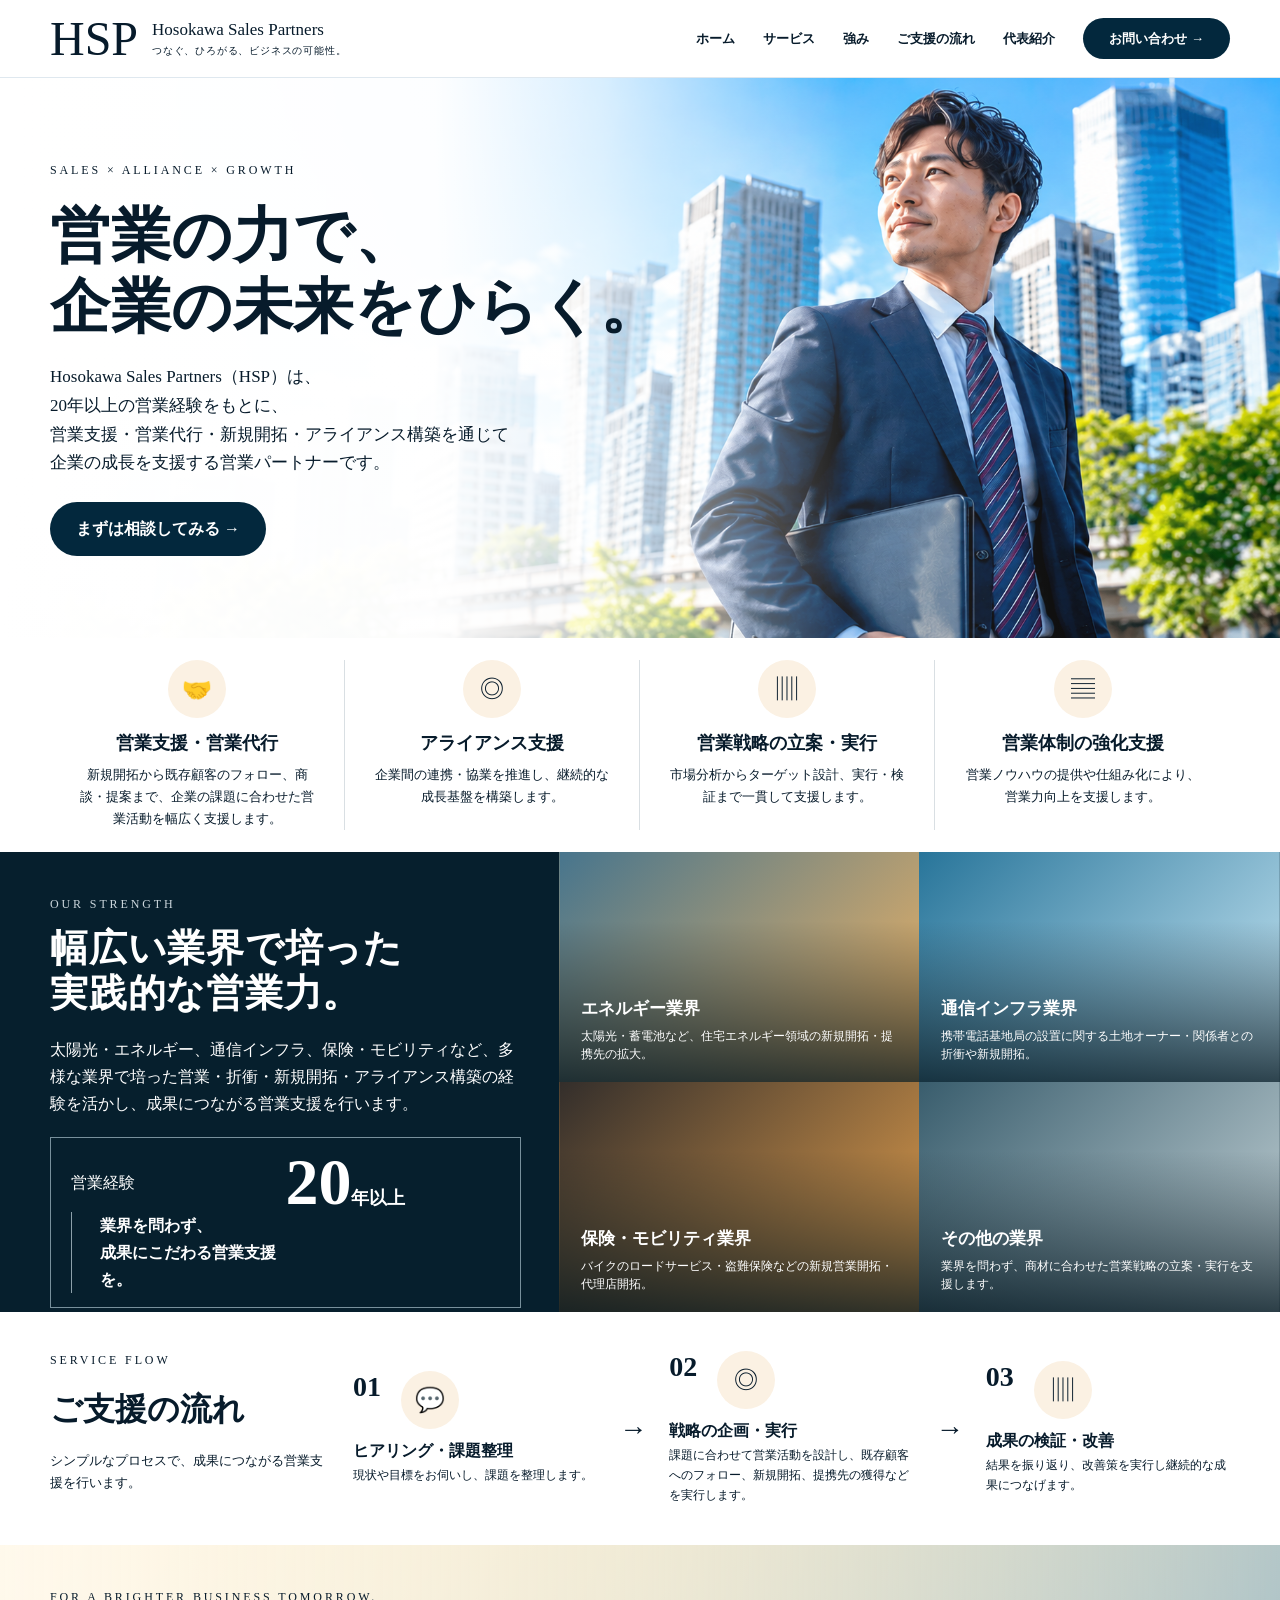
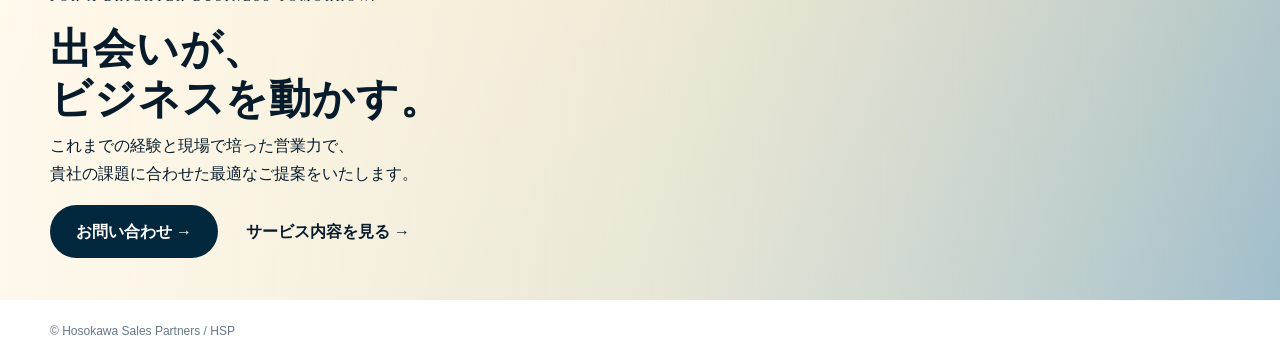
<file: index.html>
<!doctype html>
<html lang="ja">
<head>
<meta charset="utf-8"><meta name="viewport" content="width=device-width,initial-scale=1">
<title>HSP｜Hosokawa Sales Partners</title>
<meta name="description" content="営業支援・営業代行・新規開拓・アライアンス構築を支援するHosokawa Sales Partners（HSP）。">
<link rel="stylesheet" href="style-final.css?v=2">
</head>
<body>
<header class="header"><div class="wrap nav">
<a class="brand-link" href="#top"><strong class="hsp">HSP</strong><span class="brand-copy">Hosokawa Sales Partners<small>つなぐ、ひろがる、ビジネスの可能性。</small></span></a>
<button id="mobile-menu-button" class="menu-toggle" type="button" aria-label="メニュー">☰</button><nav class="nav-links"><a href="#top">ホーム</a><a href="#service">サービス</a><a href="#strength">強み</a><a href="#flow">ご支援の流れ</a><a href="profile.html">代表紹介</a><a class="nav-btn" href="#contact">お問い合わせ →</a></nav>
</div></header>
<main id="top">
<section class="hero"><div class="wrap hero-inner"><div class="hero-copy">
<p class="eyebrow">SALES × ALLIANCE × GROWTH</p><h1>
<h1>
  営業の力で、<br>
  企業の未来をひらく。
</h1>
<p class="lead">Hosokawa Sales Partners（HSP）は、<br>20年以上の営業経験をもとに、<br>営業支援・営業代行・新規開拓・アライアンス構築を通じて<br>企業の成長を支援する営業パートナーです。</p>
<a class="primary" href="#contact">まずは相談してみる →</a></div>
</div></section>

<section id="service" class="service-strip"><div class="wrap service-grid">
<article><span>🤝</span><h3>営業支援・営業代行</h3><p>新規開拓から既存顧客のフォロー、商談・提案まで、企業の課題に合わせた営業活動を幅広く支援します。</p></article>
<article><span>◎</span><h3>アライアンス支援</h3><p>企業間の連携・協業を推進し、継続的な成長基盤を構築します。</p></article>
<article><span>▥</span><h3>営業戦略の立案・実行</h3><p>市場分析からターゲット設計、実行・検証まで一貫して支援します。</p></article>
<article><span>▤</span><h3>営業体制の強化支援</h3><p>営業ノウハウの提供や仕組み化により、営業力向上を支援します。</p></article>
</div></section>

<section id="strength" class="strength"><div class="strength-intro"><p class="eyebrow light">OUR STRENGTH</p><h2>幅広い業界で培った<br>実践的な営業力。</h2><p>太陽光・エネルギー、通信インフラ、保険・モビリティなど、多様な業界で培った営業・折衝・新規開拓・アライアンス構築の経験を活かし、成果につながる営業支援を行います。</p><div class="experience"><span>営業経験</span><strong>20<small>年以上</small></strong><b>業界を問わず、<br>成果にこだわる営業支援を。</b></div></div>
<div class="industry solar"><div><h3>エネルギー業界</h3><p>太陽光・蓄電池など、住宅エネルギー領域の新規開拓・提携先の拡大。</p></div></div>
<div class="industry telecom"><div><h3>通信インフラ業界</h3><p>携帯電話基地局の設置に関する土地オーナー・関係者との折衝や新規開拓。</p></div></div>
<div class="industry bike"><div><h3>保険・モビリティ業界</h3><p>バイクのロードサービス・盗難保険などの新規営業開拓・代理店開拓。</p></div></div>
<div class="industry alliance"><div><h3>その他の業界</h3><p>業界を問わず、商材に合わせた営業戦略の立案・実行を支援します。</p></div></div>
</section>

<section id="flow" class="flow-section"><div class="wrap flow-wrap"><div><p class="eyebrow">SERVICE FLOW</p><h2>ご支援の流れ</h2><p>シンプルなプロセスで、成果につながる営業支援を行います。</p></div>
<div class="flow-item"><b>01</b><span>💬</span><h3>ヒアリング・課題整理</h3><p>現状や目標をお伺いし、課題を整理します。</p></div>
<div class="arrow">→</div><div class="flow-item"><b>02</b><span>◎</span><h3>戦略の企画・実行</h3><p>課題に合わせて営業活動を設計し、既存顧客へのフォロー、新規開拓、提携先の獲得などを実行します。</p></div>
<div class="arrow">→</div><div class="flow-item"><b>03</b><span>▥</span><h3>成果の検証・改善</h3><p>結果を振り返り、改善策を実行し継続的な成果につなげます。</p></div></div></section>

<section id="contact" class="closing"><div class="wrap closing-copy"><p class="eyebrow">FOR A BRIGHTER BUSINESS TOMORROW.</p><h2>出会いが、<br>ビジネスを動かす。</h2><p>これまでの経験と現場で培った営業力で、<br>貴社の課題に合わせた最適なご提案をいたします。</p><div class="actions"><a class="primary" href="mailto:">お問い合わせ →</a><a class="text-link" href="#service">サービス内容を見る →</a></div></div></section>
</main>
<footer><div class="wrap">© Hosokawa Sales Partners / HSP</div></footer>
<script>
document.addEventListener('DOMContentLoaded', function () {
  const button = document.getElementById('mobile-menu-button');
  const menu = document.querySelector('.nav-links');

  function setMenu() {
    if (window.innerWidth <= 900) {
      button.style.display = 'block';
      menu.classList.remove('open');
      button.textContent = '☰';
    } else {
      button.style.display = 'none';
      menu.classList.remove('open');
    }
  }

  button.addEventListener('click', function () {
    menu.classList.toggle('open');
    button.textContent = menu.classList.contains('open') ? '✕' : '☰';
  });

  setMenu();
  window.addEventListener('resize', setMenu);
});
</script>
</body></html>
</file>
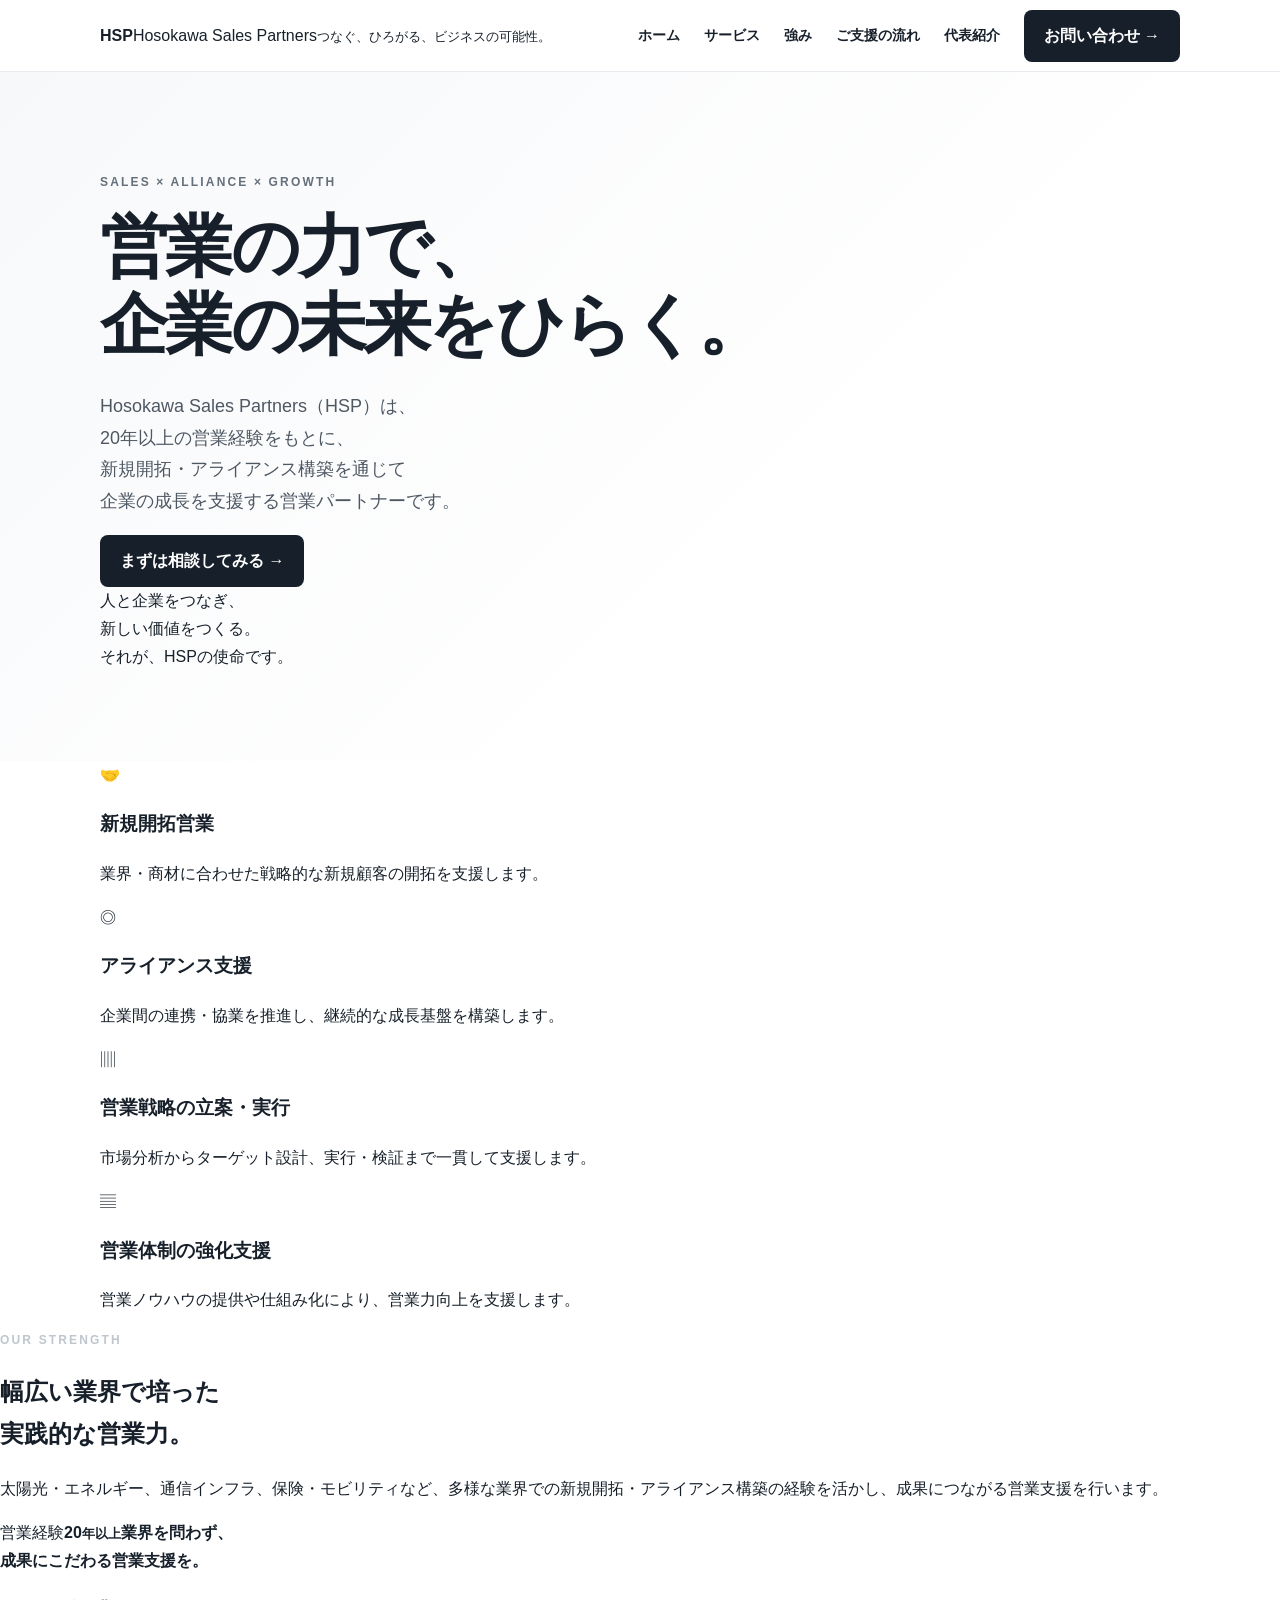
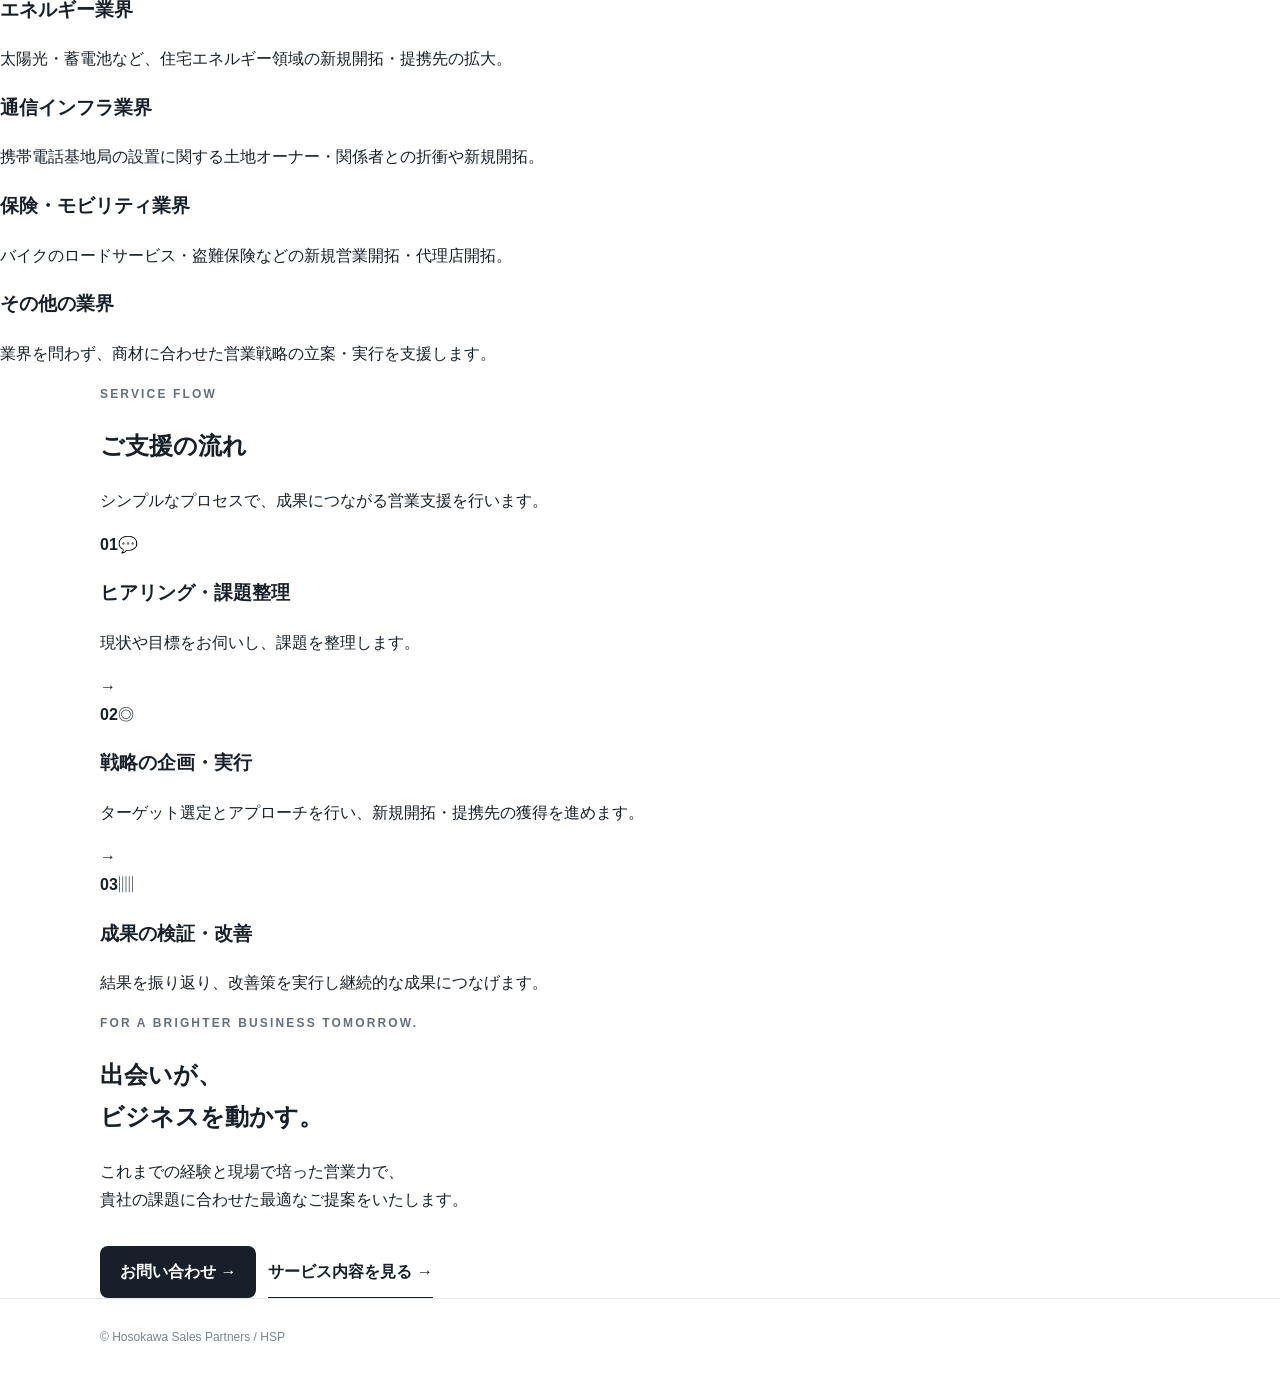
<file: index (2).html>
<!doctype html>
<html lang="ja">
<head>
<meta charset="utf-8"><meta name="viewport" content="width=device-width,initial-scale=1">
<title>HSP｜Hosokawa Sales Partners</title>
<meta name="description" content="新規開拓・アライアンス構築・営業戦略を支援するHosokawa Sales Partners（HSP）。">
<link rel="stylesheet" href="style.css">
</head>
<body>
<header class="header"><div class="wrap nav">
<a class="brand-link" href="#top"><strong class="hsp">HSP</strong><span class="brand-copy">Hosokawa Sales Partners<small>つなぐ、ひろがる、ビジネスの可能性。</small></span></a>
<nav class="nav-links"><a href="#top">ホーム</a><a href="#service">サービス</a><a href="#strength">強み</a><a href="#flow">ご支援の流れ</a><a href="profile.html">代表紹介</a><a class="nav-btn" href="#contact">お問い合わせ →</a></nav>
</div></header>
<main id="top">
<section class="hero"><div class="wrap hero-inner"><div class="hero-copy">
<p class="eyebrow">SALES × ALLIANCE × GROWTH</p><h1>営業の力で、<br>企業の未来をひらく。</h1>
<p class="lead">Hosokawa Sales Partners（HSP）は、<br>20年以上の営業経験をもとに、<br>新規開拓・アライアンス構築を通じて<br>企業の成長を支援する営業パートナーです。</p>
<a class="primary" href="#contact">まずは相談してみる →</a></div>
<div class="mission">人と企業をつなぎ、<br>新しい価値をつくる。<br>それが、HSPの使命です。</div></div></section>

<section id="service" class="service-strip"><div class="wrap service-grid">
<article><span>🤝</span><h3>新規開拓営業</h3><p>業界・商材に合わせた戦略的な新規顧客の開拓を支援します。</p></article>
<article><span>◎</span><h3>アライアンス支援</h3><p>企業間の連携・協業を推進し、継続的な成長基盤を構築します。</p></article>
<article><span>▥</span><h3>営業戦略の立案・実行</h3><p>市場分析からターゲット設計、実行・検証まで一貫して支援します。</p></article>
<article><span>▤</span><h3>営業体制の強化支援</h3><p>営業ノウハウの提供や仕組み化により、営業力向上を支援します。</p></article>
</div></section>

<section id="strength" class="strength"><div class="strength-intro"><p class="eyebrow light">OUR STRENGTH</p><h2>幅広い業界で培った<br>実践的な営業力。</h2><p>太陽光・エネルギー、通信インフラ、保険・モビリティなど、多様な業界での新規開拓・アライアンス構築の経験を活かし、成果につながる営業支援を行います。</p><div class="experience"><span>営業経験</span><strong>20<small>年以上</small></strong><b>業界を問わず、<br>成果にこだわる営業支援を。</b></div></div>
<div class="industry solar"><div><h3>エネルギー業界</h3><p>太陽光・蓄電池など、住宅エネルギー領域の新規開拓・提携先の拡大。</p></div></div>
<div class="industry telecom"><div><h3>通信インフラ業界</h3><p>携帯電話基地局の設置に関する土地オーナー・関係者との折衝や新規開拓。</p></div></div>
<div class="industry bike"><div><h3>保険・モビリティ業界</h3><p>バイクのロードサービス・盗難保険などの新規営業開拓・代理店開拓。</p></div></div>
<div class="industry alliance"><div><h3>その他の業界</h3><p>業界を問わず、商材に合わせた営業戦略の立案・実行を支援します。</p></div></div>
</section>

<section id="flow" class="flow-section"><div class="wrap flow-wrap"><div><p class="eyebrow">SERVICE FLOW</p><h2>ご支援の流れ</h2><p>シンプルなプロセスで、成果につながる営業支援を行います。</p></div>
<div class="flow-item"><b>01</b><span>💬</span><h3>ヒアリング・課題整理</h3><p>現状や目標をお伺いし、課題を整理します。</p></div>
<div class="arrow">→</div><div class="flow-item"><b>02</b><span>◎</span><h3>戦略の企画・実行</h3><p>ターゲット選定とアプローチを行い、新規開拓・提携先の獲得を進めます。</p></div>
<div class="arrow">→</div><div class="flow-item"><b>03</b><span>▥</span><h3>成果の検証・改善</h3><p>結果を振り返り、改善策を実行し継続的な成果につなげます。</p></div></div></section>

<section id="contact" class="closing"><div class="wrap closing-copy"><p class="eyebrow">FOR A BRIGHTER BUSINESS TOMORROW.</p><h2>出会いが、<br>ビジネスを動かす。</h2><p>これまでの経験と現場で培った営業力で、<br>貴社の課題に合わせた最適なご提案をいたします。</p><div class="actions"><a class="primary" href="mailto:">お問い合わせ →</a><a class="text-link" href="#service">サービス内容を見る →</a></div></div></section>
</main>
<footer><div class="wrap">© Hosokawa Sales Partners / HSP</div></footer>
</body></html>
</file>
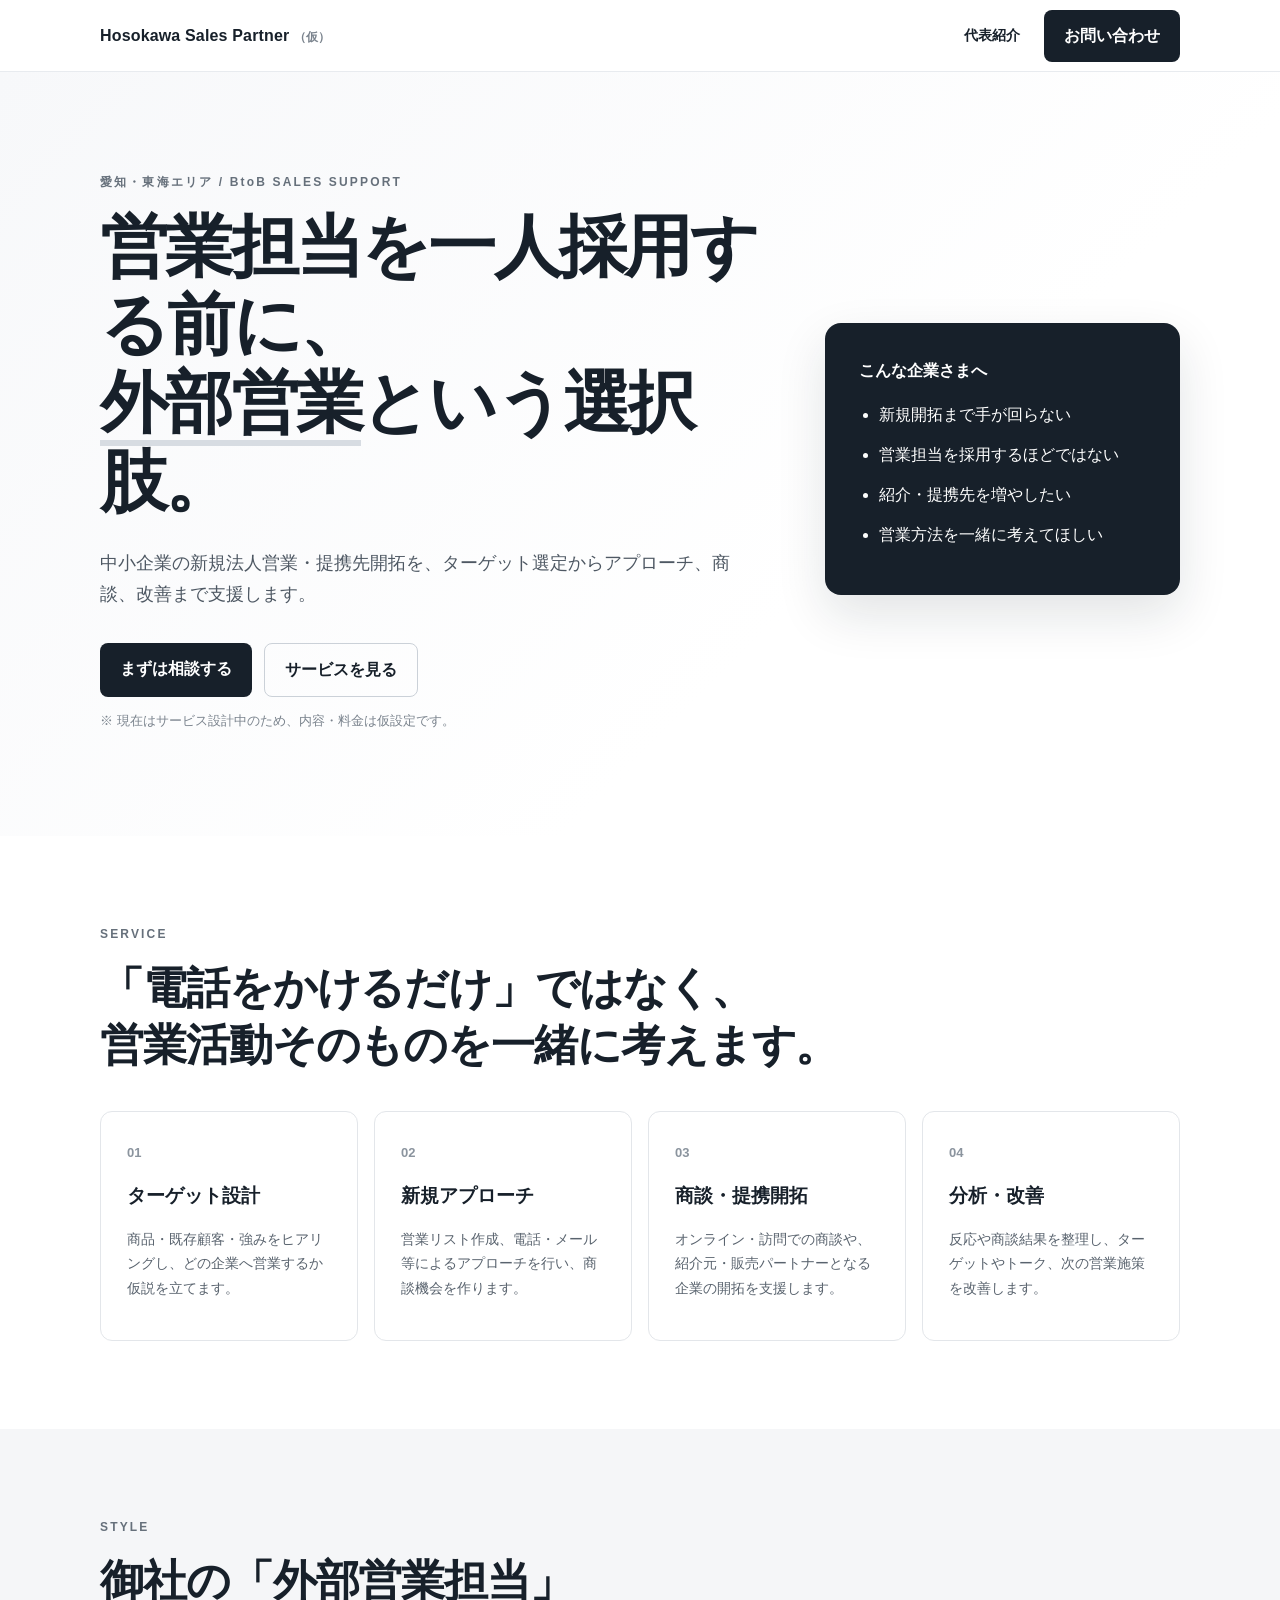
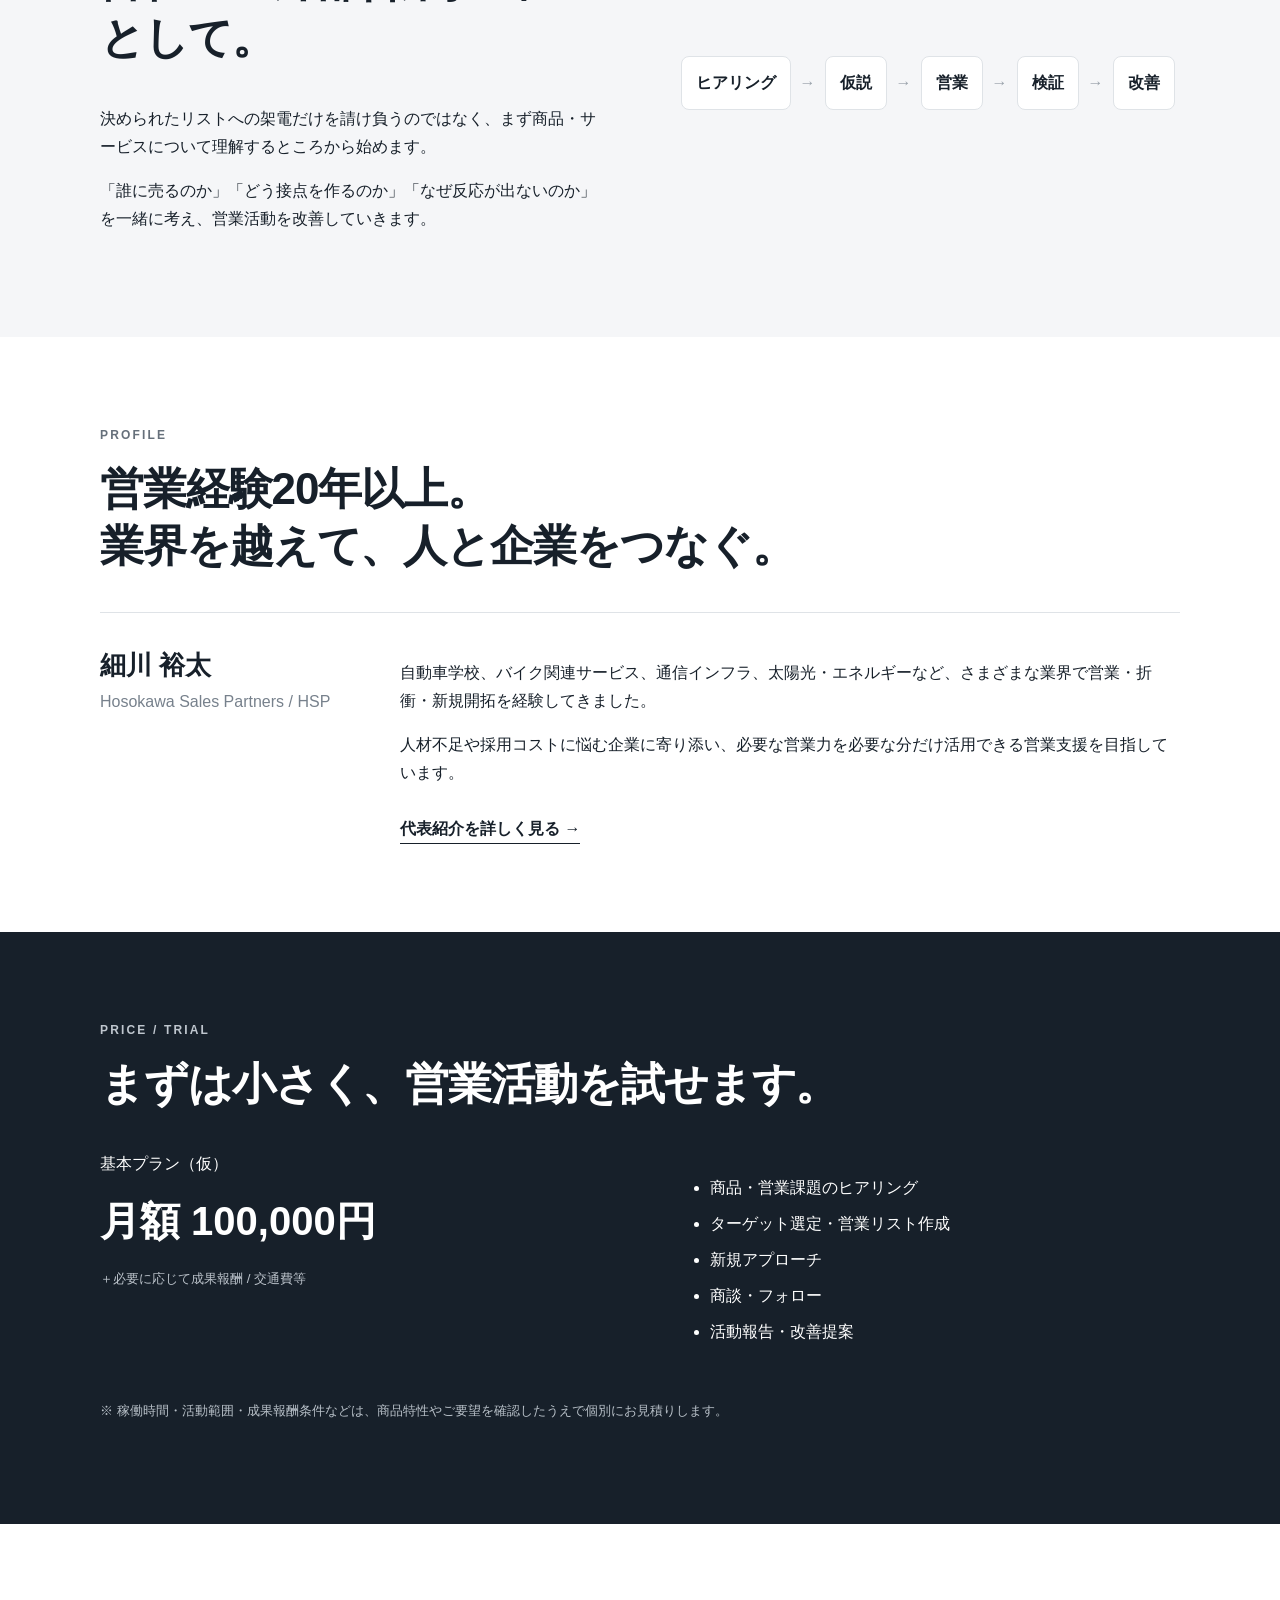
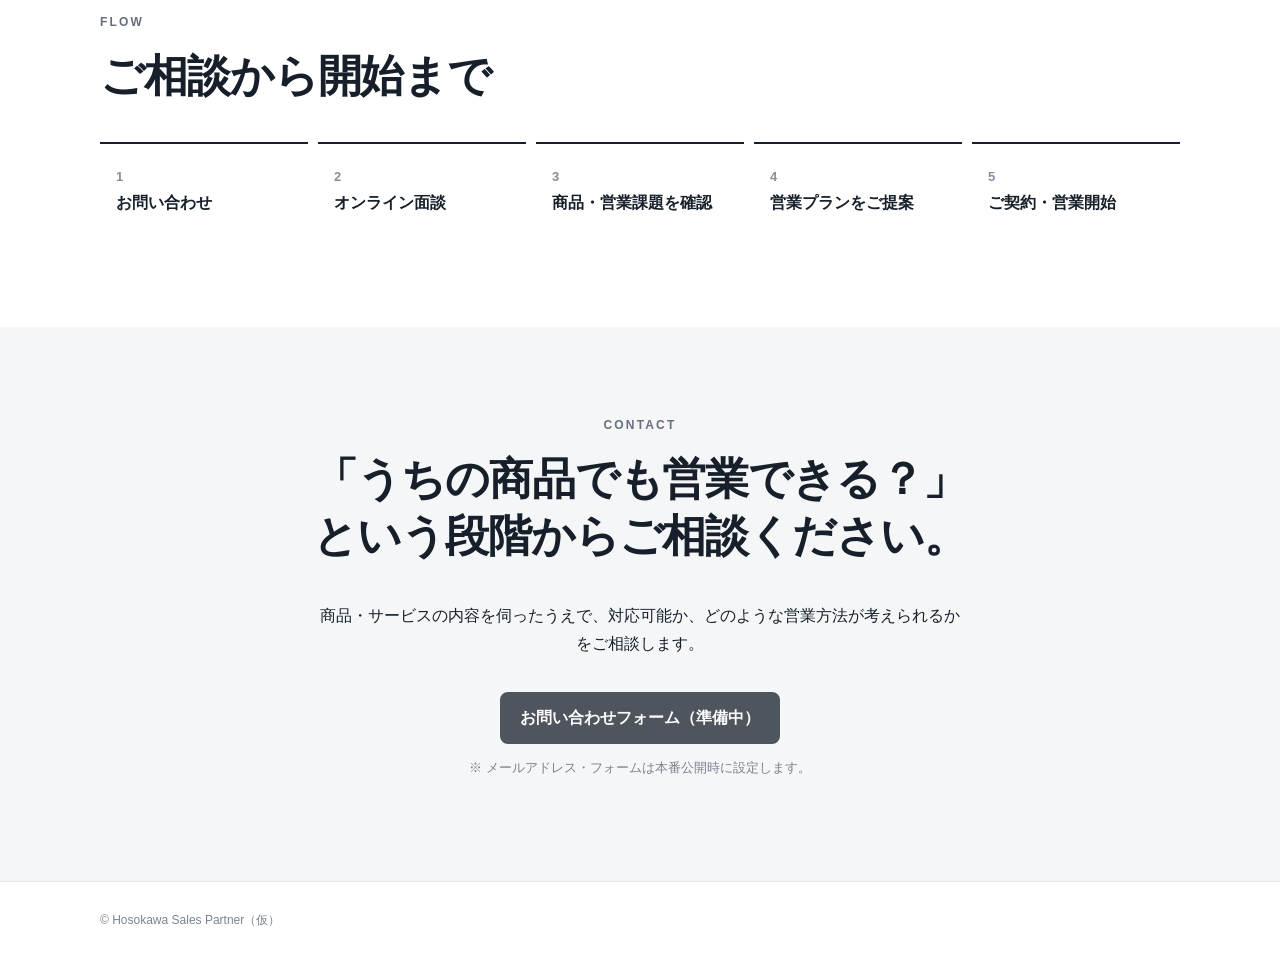
<file: index-old.html>
<!doctype html>
<html lang="ja">
<head>
  <meta charset="utf-8">
  <meta name="viewport" content="width=device-width, initial-scale=1">
  <title>Hosokawa Sales Partner｜法人営業・新規開拓支援</title>
  <meta name="description" content="愛知・東海エリアの中小企業向けに、新規法人営業・提携先開拓を支援します。">
  <link rel="stylesheet" href="style.css">
</head>
<body>
<header class="header">
  <div class="wrap nav">
    <div class="brand">Hosokawa Sales Partner <span>（仮）</span></div>
    <div class="nav-links"><a href="profile.html">代表紹介</a><a class="nav-btn" href="#contact">お問い合わせ</a></div>
  </div>
</header>

<main>
<section class="hero">
  <div class="wrap hero-grid">
    <div>
      <p class="eyebrow">愛知・東海エリア / BtoB SALES SUPPORT</p>
      <h1>営業担当を一人採用する前に、<br><em>外部営業</em>という選択肢。</h1>
      <p class="lead">中小企業の新規法人営業・提携先開拓を、ターゲット選定からアプローチ、商談、改善まで支援します。</p>
      <div class="actions">
        <a class="primary" href="#contact">まずは相談する</a>
        <a class="secondary" href="#service">サービスを見る</a>
      </div>
      <p class="note">※ 現在はサービス設計中のため、内容・料金は仮設定です。</p>
    </div>
    <div class="hero-card">
      <p>こんな企業さまへ</p>
      <ul>
        <li>新規開拓まで手が回らない</li>
        <li>営業担当を採用するほどではない</li>
        <li>紹介・提携先を増やしたい</li>
        <li>営業方法を一緒に考えてほしい</li>
      </ul>
    </div>
  </div>
</section>

<section id="service" class="section">
  <div class="wrap">
    <p class="eyebrow">SERVICE</p>
    <h2>「電話をかけるだけ」ではなく、<br>営業活動そのものを一緒に考えます。</h2>
    <div class="cards">
      <article><b>01</b><h3>ターゲット設計</h3><p>商品・既存顧客・強みをヒアリングし、どの企業へ営業するか仮説を立てます。</p></article>
      <article><b>02</b><h3>新規アプローチ</h3><p>営業リスト作成、電話・メール等によるアプローチを行い、商談機会を作ります。</p></article>
      <article><b>03</b><h3>商談・提携開拓</h3><p>オンライン・訪問での商談や、紹介元・販売パートナーとなる企業の開拓を支援します。</p></article>
      <article><b>04</b><h3>分析・改善</h3><p>反応や商談結果を整理し、ターゲットやトーク、次の営業施策を改善します。</p></article>
    </div>
  </div>
</section>

<section class="section soft">
  <div class="wrap split">
    <div>
      <p class="eyebrow">STYLE</p>
      <h2>御社の「外部営業担当」として。</h2>
      <p>決められたリストへの架電だけを請け負うのではなく、まず商品・サービスについて理解するところから始めます。</p>
      <p>「誰に売るのか」「どう接点を作るのか」「なぜ反応が出ないのか」を一緒に考え、営業活動を改善していきます。</p>
    </div>
    <div class="steps">
      <span>ヒアリング</span><i>→</i><span>仮説</span><i>→</i><span>営業</span><i>→</i><span>検証</span><i>→</i><span>改善</span>
    </div>
  </div>
</section>

<section class="section">
  <div class="wrap">
    <p class="eyebrow">PROFILE</p>
    <h2>営業経験20年以上。<br>業界を越えて、人と企業をつなぐ。</h2>
    <div class="profile profile-preview">
      <div class="profile-name"><strong>細川 裕太</strong><span>Hosokawa Sales Partners / HSP</span></div>
      <div>
        <p>自動車学校、バイク関連サービス、通信インフラ、太陽光・エネルギーなど、さまざまな業界で営業・折衝・新規開拓を経験してきました。</p>
        <p>人材不足や採用コストに悩む企業に寄り添い、必要な営業力を必要な分だけ活用できる営業支援を目指しています。</p>
        <a class="text-link" href="profile.html">代表紹介を詳しく見る →</a>
      </div>
    </div>
  </div>
</section>

<section class="section dark">
  <div class="wrap">
    <p class="eyebrow light">PRICE / TRIAL</p>
    <h2>まずは小さく、営業活動を試せます。</h2>
    <div class="price">
      <div><span>基本プラン（仮）</span><strong>月額 100,000円</strong><small>＋必要に応じて成果報酬 / 交通費等</small></div>
      <ul>
        <li>商品・営業課題のヒアリング</li>
        <li>ターゲット選定・営業リスト作成</li>
        <li>新規アプローチ</li>
        <li>商談・フォロー</li>
        <li>活動報告・改善提案</li>
      </ul>
    </div>
    <p class="price-note">※ 稼働時間・活動範囲・成果報酬条件などは、商品特性やご要望を確認したうえで個別にお見積りします。</p>
  </div>
</section>

<section class="section">
  <div class="wrap">
    <p class="eyebrow">FLOW</p>
    <h2>ご相談から開始まで</h2>
    <div class="flow">
      <div><b>1</b><span>お問い合わせ</span></div>
      <div><b>2</b><span>オンライン面談</span></div>
      <div><b>3</b><span>商品・営業課題を確認</span></div>
      <div><b>4</b><span>営業プランをご提案</span></div>
      <div><b>5</b><span>ご契約・営業開始</span></div>
    </div>
  </div>
</section>

<section id="contact" class="section contact">
  <div class="wrap contact-box">
    <p class="eyebrow">CONTACT</p>
    <h2>「うちの商品でも営業できる？」<br>という段階からご相談ください。</h2>
    <p>商品・サービスの内容を伺ったうえで、対応可能か、どのような営業方法が考えられるかをご相談します。</p>
    <a class="primary disabled" href="javascript:void(0)">お問い合わせフォーム（準備中）</a>
    <p class="muted">※ メールアドレス・フォームは本番公開時に設定します。</p>
  </div>
</section>
</main>

<footer>
  <div class="wrap">© Hosokawa Sales Partner（仮）</div>
</footer>
</body>
</html>
</file>
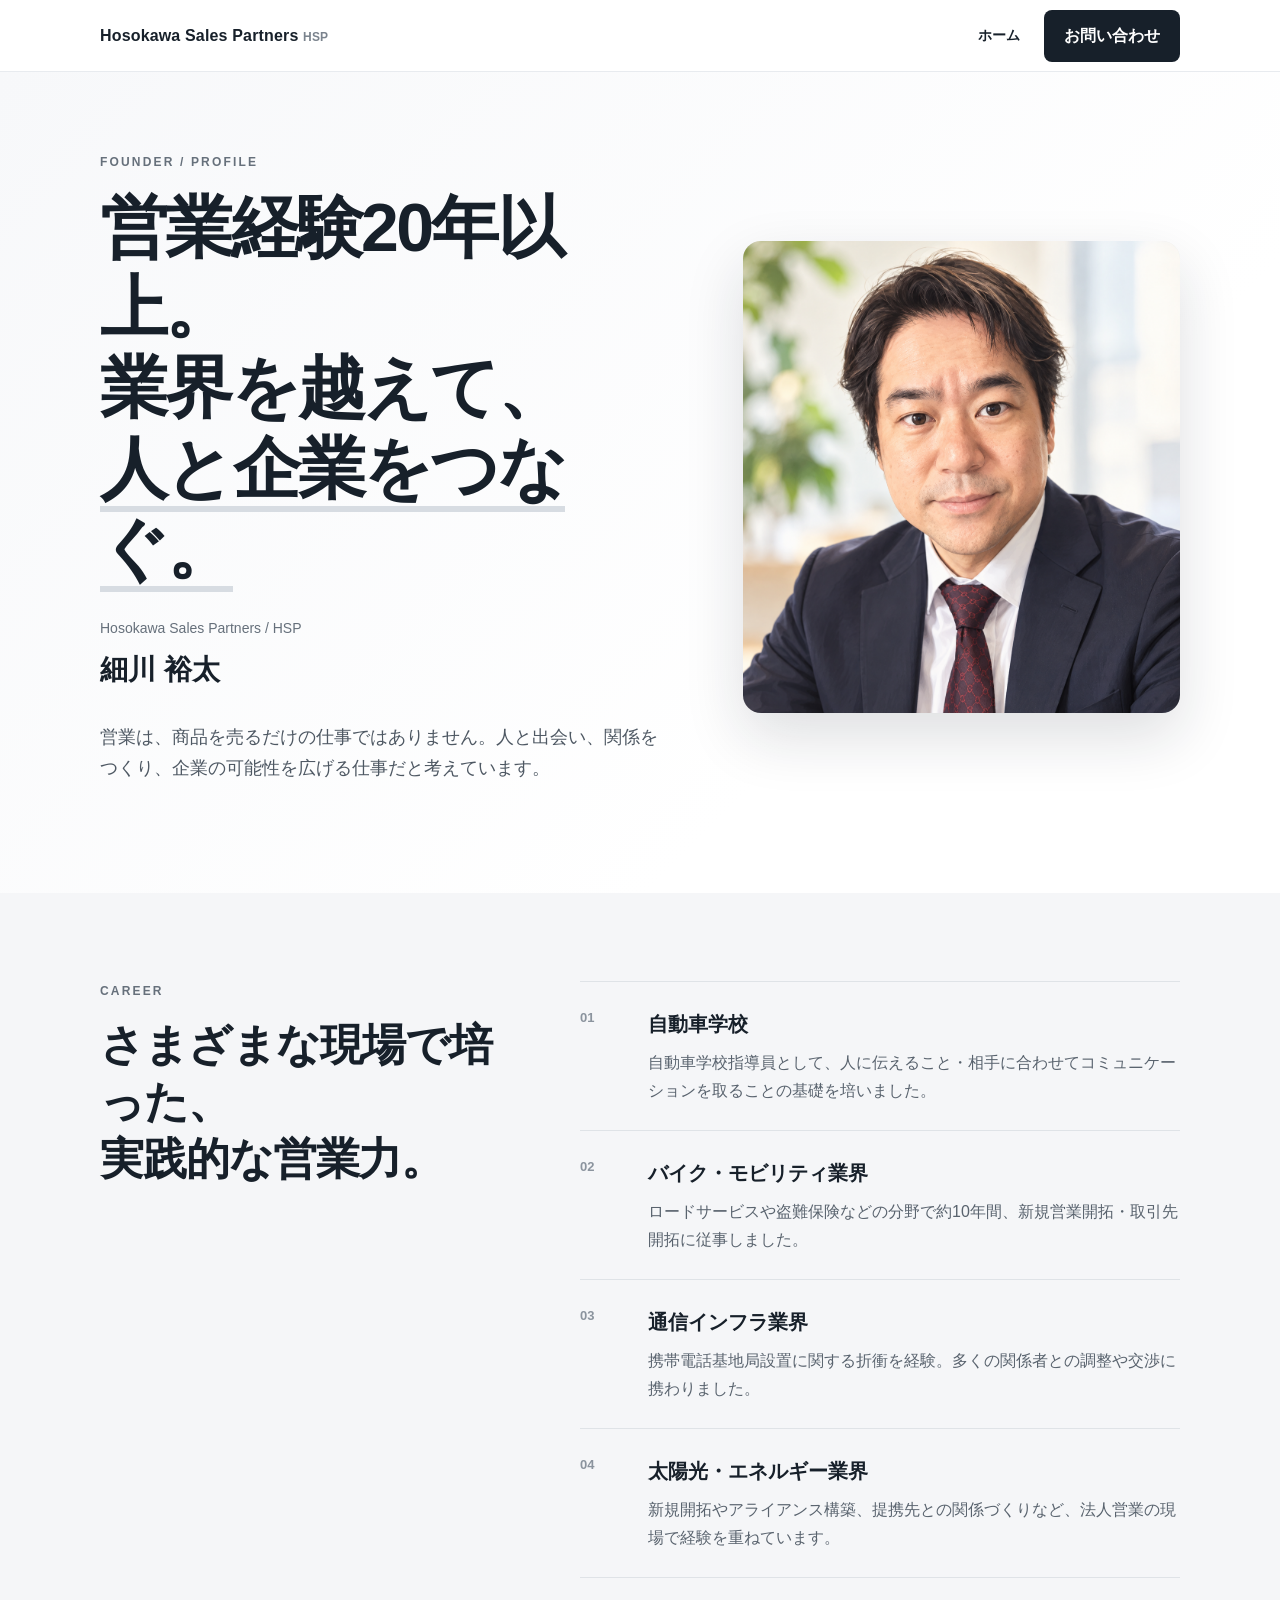
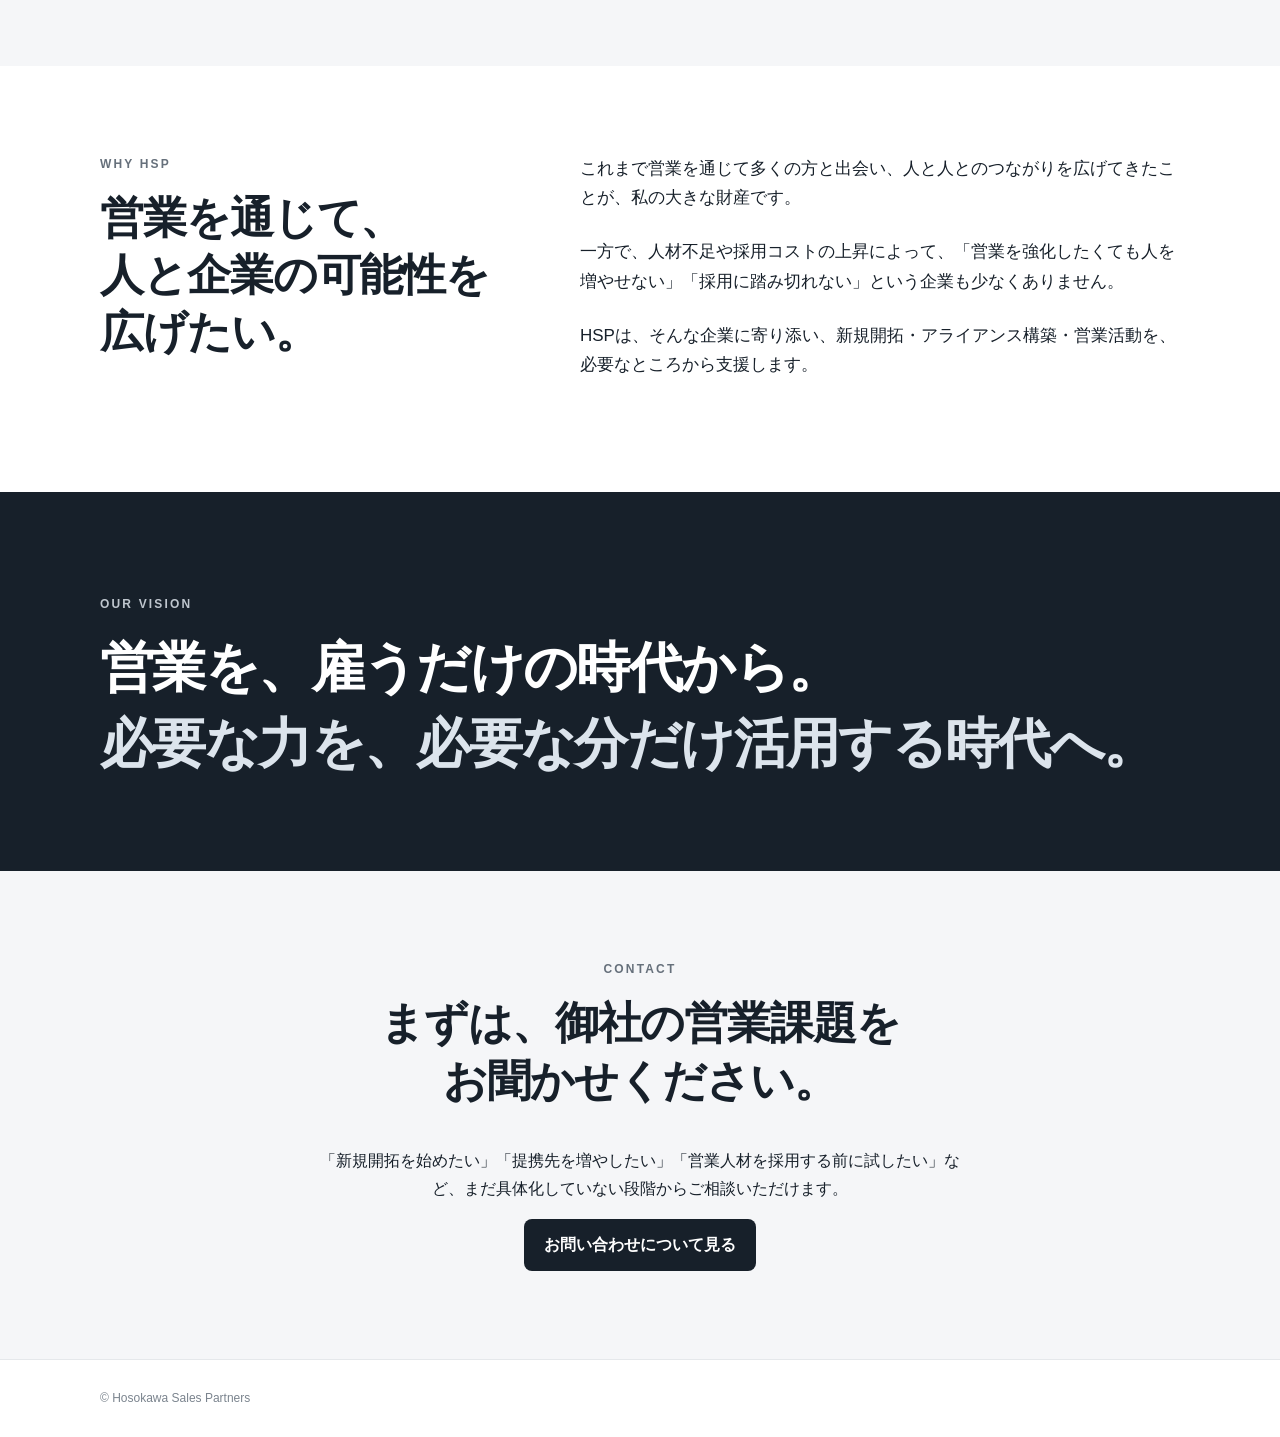
<file: profile.html>
<!doctype html>
<html lang="ja">
<head>
  <meta charset="utf-8">
  <meta name="viewport" content="width=device-width, initial-scale=1">
  <title>代表紹介｜Hosokawa Sales Partners</title>
  <meta name="description" content="Hosokawa Sales Partners（HSP）代表・細川裕太のプロフィールと営業支援への想いをご紹介します。">
  <link rel="stylesheet" href="style.css">
</head>
<body>
<header class="header">
  <div class="wrap nav">
    <a class="brand brand-link" href="index.html">Hosokawa Sales Partners <span>HSP</span></a>
    <div class="nav-links"><a href="index.html">ホーム</a><a class="nav-btn" href="index.html#contact">お問い合わせ</a></div>
  </div>
</header>
<main>
<section class="profile-hero section">
  <div class="wrap profile-hero-grid">
    <div>
      <p class="eyebrow">FOUNDER / PROFILE</p>
      <h1>営業経験20年以上。<br>業界を越えて、<br><em>人と企業をつなぐ。</em></h1>
      <p class="profile-role">Hosokawa Sales Partners / HSP<br><strong>細川 裕太</strong></p>
      <p class="lead">営業は、商品を売るだけの仕事ではありません。人と出会い、関係をつくり、企業の可能性を広げる仕事だと考えています。</p>
    </div>
    <figure class="portrait"><img src="profile-hosokawa.png" alt="Hosokawa Sales Partners 代表 細川裕太 イラスト"></figure>
  </div>
</section>
<section class="section soft">
 <div class="wrap story-grid">
  <div><p class="eyebrow">CAREER</p><h2>さまざまな現場で培った、<br>実践的な営業力。</h2></div>
  <div class="career-list">
   <article><span>01</span><div><h3>自動車学校</h3><p>自動車学校指導員として、人に伝えること・相手に合わせてコミュニケーションを取ることの基礎を培いました。</p></div></article>
   <article><span>02</span><div><h3>バイク・モビリティ業界</h3><p>ロードサービスや盗難保険などの分野で約10年間、新規営業開拓・取引先開拓に従事しました。</p></div></article>
   <article><span>03</span><div><h3>通信インフラ業界</h3><p>携帯電話基地局設置に関する折衝を経験。多くの関係者との調整や交渉に携わりました。</p></div></article>
   <article><span>04</span><div><h3>太陽光・エネルギー業界</h3><p>新規開拓やアライアンス構築、提携先との関係づくりなど、法人営業の現場で経験を重ねています。</p></div></article>
  </div>
 </div>
</section>
<section class="section">
 <div class="wrap message-grid">
  <div><p class="eyebrow">WHY HSP</p><h2>営業を通じて、<br>人と企業の可能性を広げたい。</h2></div>
  <div class="message-copy">
   <p>これまで営業を通じて多くの方と出会い、人と人とのつながりを広げてきたことが、私の大きな財産です。</p>
   <p>一方で、人材不足や採用コストの上昇によって、「営業を強化したくても人を増やせない」「採用に踏み切れない」という企業も少なくありません。</p>
   <p>HSPは、そんな企業に寄り添い、新規開拓・アライアンス構築・営業活動を、必要なところから支援します。</p>
  </div>
 </div>
</section>
<section class="statement"><div class="wrap"><p>OUR VISION</p><h2>営業を、雇うだけの時代から。<br><em>必要な力を、必要な分だけ活用する時代へ。</em></h2></div></section>
<section class="section contact"><div class="wrap contact-box"><p class="eyebrow">CONTACT</p><h2>まずは、御社の営業課題を<br>お聞かせください。</h2><p>「新規開拓を始めたい」「提携先を増やしたい」「営業人材を採用する前に試したい」など、まだ具体化していない段階からご相談いただけます。</p><a class="primary" href="index.html#contact">お問い合わせについて見る</a></div></section>
</main>
<footer><div class="wrap">© Hosokawa Sales Partners</div></footer>
</body></html>
</file>
<file: style-final.css>
*{box-sizing:border-box}html{scroll-behavior:smooth}body{margin:0;color:#071b2b;background:#fff;font-family:"Yu Mincho","Hiragino Mincho ProN","Noto Serif JP",serif;line-height:1.7}.wrap{width:min(1180px,calc(100% - 48px));margin:auto}.header{height:78px;background:rgba(255,255,255,.96);position:sticky;top:0;z-index:20;border-bottom:1px solid #dfe8ef}.nav{height:100%;display:flex;align-items:center;justify-content:space-between}.brand-link{display:flex;align-items:center;text-decoration:none;color:#071b2b}.hsp{font-size:48px;line-height:1;margin-right:14px;font-weight:500}.brand-copy{font-size:17px;line-height:1.15}.brand-copy small{display:block;font-size:10px;margin-top:5px;letter-spacing:.08em}.nav-links{display:flex;gap:28px;align-items:center}.nav-links a{color:#071b2b;text-decoration:none;font:700 13px/1.2 -apple-system,BlinkMacSystemFont,"Noto Sans JP",sans-serif}.nav-btn,.primary{background:#03283d!important;color:#fff!important;padding:13px 26px;border-radius:30px;text-decoration:none;font-weight:700;display:inline-block}.hero{min-height:500px;display:flex;align-items:center;background:linear-gradient(90deg,rgba(255,255,255,.98) 0%,rgba(255,255,255,.8) 46%,rgba(225,242,252,.28) 100%),url('hero-business.png') center/cover no-repeat}.hero-inner{position:relative;padding:58px 0}.hero-copy{max-width:620px}.eyebrow{font-size:12px;letter-spacing:.24em;margin:0 0 12px}.hero h1,.strength h2,.closing h2{font-size:clamp(44px,5.4vw,70px);line-height:1.18;margin:0 0 20px;letter-spacing:.02em}.lead{font-size:17px;margin:0 0 24px}.mission{position:absolute;right:0;bottom:30px;background:rgba(255,255,255,.9);padding:20px 28px;font-size:19px;box-shadow:0 8px 25px rgba(0,0,0,.06)}.service-strip{padding:22px 0;background:#fff}.service-grid{display:grid;grid-template-columns:repeat(4,1fr)}.service-grid article{text-align:center;padding:0 28px;border-right:1px solid #d9dfe3}.service-grid article:last-child{border:0}.service-grid span,.flow-item span{display:inline-grid;place-items:center;width:58px;height:58px;border-radius:50%;background:#fbf1e3;font:24px sans-serif}.service-grid h3{margin:10px 0 5px;font-size:18px}.service-grid p{font:13px/1.7 -apple-system,BlinkMacSystemFont,"Noto Sans JP",sans-serif;margin:0}.strength{display:grid;grid-template-columns:1.55fr 1fr 1fr;grid-template-rows:230px 230px;background:#061f2d;color:#fff}.strength-intro{grid-row:1/3;padding:42px max(42px,calc((100vw - 1180px)/2)) 30px max(42px,calc((100vw - 1180px)/2));padding-right:38px}.strength h2{font-size:38px}.strength-intro>p{max-width:480px}.light{color:#cbd6dc}.experience{margin-top:20px;border:1px solid #78909c;padding:14px 20px;display:grid;grid-template-columns:1fr 1fr;align-items:center}.experience span{grid-column:1}.experience strong{font-size:66px;line-height:.9}.experience strong small{font-size:18px}.experience b{border-left:1px solid #8ca0aa;padding-left:28px;font-size:16px}.industry{position:relative;background-size:cover;background-position:center;display:flex;align-items:end;min-height:230px}.industry:after{content:"";position:absolute;inset:0;background:linear-gradient(transparent 30%,rgba(0,20,30,.78))}.industry div{position:relative;z-index:2;padding:18px 22px}.industry h3{margin:0;font-size:17px}.industry p{font:12px/1.55 -apple-system,BlinkMacSystemFont,"Noto Sans JP",sans-serif;margin:3px 0 0}.solar{background-image:linear-gradient(135deg,#47758d,#f3b563)}.telecom{background-image:linear-gradient(135deg,#28759a,#cbe9f6)}.bike{background-image:linear-gradient(135deg,#332e2b,#e4a04d)}.alliance{background-image:linear-gradient(135deg,#395d6d,#c7d5d9)}.flow-section{padding:38px 0}.flow-wrap{display:grid;grid-template-columns:1.15fr 1fr auto 1fr auto 1fr;gap:22px;align-items:center}.flow-wrap h2{font-size:32px;margin:0}.flow-wrap>div:first-child>p:last-child{font-size:13px}.flow-item{position:relative}.flow-item b{font-size:28px;position:absolute;top:-8px;left:0}.flow-item span{margin-left:48px}.flow-item h3{font-size:16px;margin:8px 0 2px}.flow-item p{font:12px/1.65 -apple-system,BlinkMacSystemFont,"Noto Sans JP",sans-serif;margin:0}.arrow{font-size:28px}.closing{min-height:320px;padding:42px 0;background:linear-gradient(90deg,rgba(255,250,239,.96),rgba(255,248,231,.7),rgba(255,255,255,.25)),linear-gradient(135deg,#ffe0a3,#80a8ba)}.closing-copy{max-width:1180px}.closing h2{font-size:42px;margin-bottom:8px}.closing p{margin:0 0 18px}.actions{display:flex;gap:28px;align-items:center}.text-link{color:#071b2b;text-decoration:none;font-weight:700}footer{padding:24px 0;font:12px sans-serif;color:#667985}@media(max-width:900px){.nav-links>a:not(.nav-btn){display:none}.hero{background:linear-gradient(135deg,#f7fbfd,#fff)}.mission{position:static;margin-top:28px;max-width:400px}.strength{grid-template-columns:1fr 1fr;grid-template-rows:auto}.strength-intro{grid-column:1/3;grid-row:auto;padding:45px 28px}.flow-wrap{grid-template-columns:1fr 1fr}.arrow{display:none}.service-grid{grid-template-columns:1fr 1fr;gap:26px}.service-grid article:nth-child(2){border:0}}@media(max-width:560px){.wrap{width:calc(100% - 28px)}.header{height:68px}.hsp{font-size:36px}.brand-copy{font-size:12px}.brand-copy small{display:none}.nav-btn{padding:10px 14px!important;font-size:11px!important}.hero-inner{padding:48px 0}.hero h1{font-size:42px}.lead{font-size:15px}.service-grid,.strength,.flow-wrap{display:block}.service-grid article{border:0;border-bottom:1px solid #ddd;padding:22px 10px}.strength-intro{padding:42px 22px}.industry{min-height:220px}.flow-wrap>div{margin-bottom:30px}.flow-item b{position:static;margin-right:12px}.flow-item span{margin-left:0}.closing h2{font-size:36px}.actions{align-items:flex-start;flex-direction:column;gap:15px}}


/* ===== HSP HERO FINAL ADJUSTMENTS ===== */
.hero{
  min-height:560px;
  background-image:
    linear-gradient(90deg,
      rgba(255,255,255,1) 0%,
      rgba(255,255,255,.98) 34%,
      rgba(255,255,255,.72) 47%,
      rgba(255,255,255,.12) 66%,
      rgba(255,255,255,0) 100%),
    url("hero-business.png");
  background-size:cover;
  background-position:center right;
  background-repeat:no-repeat;
}

.hero-copy{
  max-width:760px;
  width:58%;
}

.hero h1{
  font-size:clamp(46px,4.7vw,62px);
  line-height:1.18;
  letter-spacing:.01em;
}

.hero h1 br{
  display:block;
}

.mission{
  right:0;
  bottom:30px;
}

@media(max-width:900px){
  .hero{
    min-height:auto;
    background-image:
      linear-gradient(90deg,rgba(255,255,255,.98),rgba(255,255,255,.80)),
      url("hero-business.png");
    background-position:70% center;
  }
  .hero-copy{
    width:100%;
    max-width:680px;
  }
  .hero h1{
    font-size:clamp(38px,7vw,58px);
  }
}

@media(max-width:560px){
  .hero{
    background-image:
      linear-gradient(rgba(255,255,255,.94),rgba(255,255,255,.94)),
      url("hero-business.png");
    background-position:center;
  }
  .hero h1{
    font-size:40px;
  }
}
@media (max-width: 900px) {
  .nav-links {
    display: flex !important;
    flex-wrap: wrap;
    justify-content: center;
    gap: 12px 18px;
    padding: 12px 10px;
  }

  .nav-links a {
    font-size: 13px;
  }

  .nav-links .nav-btn {
    padding: 8px 14px;
  }
/* ===== MOBILE HAMBURGER MENU ===== */

.menu-toggle {
  display: none;
}

@media (max-width: 900px) {

  .header .wrap {
    position: relative;
    flex-wrap: nowrap;
  }

  .menu-toggle {
    display: block;
    margin-left: auto;
    border: 0;
    background: #071b2b;
    color: #fff;
    font-size: 26px;
    line-height: 1;
    padding: 10px 14px;
    border-radius: 8px;
    cursor: pointer;
  }

  .nav-links {
    display: none !important;
    position: absolute;
    top: 100%;
    left: 0;
    width: 100%;
    background: #fff;
    padding: 16px 20px;
    flex-direction: column;
    align-items: stretch;
    gap: 0 !important;
    z-index: 9999;
    box-shadow: 0 8px 20px rgba(0,0,0,.12);
  }

  .nav-links.open {
    display: flex !important;
  }

  .nav-links > a,
  .nav-links > a:not(.nav-btn) {
    display: block !important;
    width: 100%;
    padding: 12px 4px;
    font-size: 15px;
    text-align: left;
    white-space: nowrap;
  }
/* PCではハンバーガーボタンを非表示 */
@media (min-width: 901px) {
  .menu-toggle {
    display: none !important;
  }
}
@media screen and (min-width: 901px) {
  button.menu-toggle {
    display: none !important;
    visibility: hidden !important;
  /* ハンバーガーはスマホだけ表示 */
#mobile-menu-button {
  display: none !important;
}

@media (max-width: 900px) {
  #mobile-menu-button {
    display: block !important;
  }
}
</file>
<file: style.css>
*{box-sizing:border-box}html{scroll-behavior:smooth}body{margin:0;font-family:-apple-system,BlinkMacSystemFont,"Segoe UI","Noto Sans JP",sans-serif;color:#17202a;background:#fff;line-height:1.75}.wrap{width:min(1080px,calc(100% - 40px));margin:auto}.header{height:72px;border-bottom:1px solid #e8ebef;background:rgba(255,255,255,.94);position:sticky;top:0;z-index:10}.nav{height:100%;display:flex;align-items:center;justify-content:space-between}.brand{font-weight:800;letter-spacing:.01em}.brand span{font-size:12px;color:#7a838d}.nav-btn,.primary,.secondary{text-decoration:none;border-radius:8px;padding:12px 20px;font-weight:700;display:inline-block}.nav-btn,.primary{background:#17202a;color:white}.secondary{border:1px solid #cbd1d8;color:#17202a}.hero{padding:100px 0 90px;background:linear-gradient(135deg,#f7f8fa 0%,#fff 65%)}.hero-grid{display:grid;grid-template-columns:1.5fr .8fr;gap:60px;align-items:center}.eyebrow{font-size:12px;font-weight:800;letter-spacing:.18em;color:#66707b;margin:0 0 14px}.hero h1{font-size:clamp(38px,6vw,68px);line-height:1.15;letter-spacing:-.04em;margin:0 0 28px}.hero h1 em{font-style:normal;border-bottom:6px solid #d7dce2}.lead{font-size:18px;max-width:700px;color:#4e5863}.actions{display:flex;gap:12px;margin-top:32px}.note,.muted{font-size:13px;color:#7a838d}.hero-card{background:#17202a;color:white;padding:34px;border-radius:16px;box-shadow:0 20px 50px rgba(20,30,40,.12)}.hero-card p{font-weight:800;margin-top:0}.hero-card ul{padding-left:20px;margin-bottom:0}.hero-card li{margin:12px 0}.section{padding:88px 0}.section h2{font-size:clamp(30px,4vw,44px);line-height:1.3;letter-spacing:-.025em;margin:0 0 38px}.cards{display:grid;grid-template-columns:repeat(4,1fr);gap:16px}.cards article{border:1px solid #e3e6ea;border-radius:12px;padding:26px}.cards b{font-size:13px;color:#8b949e}.cards h3{margin:14px 0 8px}.cards p{font-size:14px;color:#59636e}.soft{background:#f5f6f8}.split{display:grid;grid-template-columns:1fr 1fr;gap:70px;align-items:center}.steps{display:flex;align-items:center;justify-content:center;gap:9px;flex-wrap:wrap}.steps span{background:white;border:1px solid #dfe3e7;padding:12px 14px;border-radius:8px;font-weight:700}.steps i{font-style:normal;color:#9aa2ab}.profile{display:grid;grid-template-columns:250px 1fr;gap:50px;border-top:1px solid #dfe3e7;padding-top:30px}.profile-name strong{display:block;font-size:26px}.profile-name span{color:#77818c}.dark{background:#17202a;color:white}.light{color:#bfc6ce}.price{display:grid;grid-template-columns:1fr 1fr;gap:60px;align-items:start}.price strong{display:block;font-size:40px;margin:8px 0}.price small{color:#bbc2ca}.price li{margin:8px 0}.price-note{color:#b8c0c8;font-size:13px;margin-top:30px}.flow{display:grid;grid-template-columns:repeat(5,1fr);gap:10px}.flow div{padding:22px 16px;border-top:2px solid #17202a}.flow b{display:block;font-size:13px;color:#87909a}.flow span{font-weight:700}.contact{background:#f5f6f8}.contact-box{text-align:center;max-width:800px}.contact-box .eyebrow{margin-bottom:14px}.contact-box p{max-width:650px;margin-left:auto;margin-right:auto}.disabled{margin-top:18px;opacity:.75}footer{padding:28px 0;border-top:1px solid #e5e8eb;font-size:12px;color:#7b848e}@media(max-width:800px){.hero{padding:70px 0}.hero-grid,.split,.profile,.price{grid-template-columns:1fr;gap:30px}.cards{grid-template-columns:1fr 1fr}.flow{grid-template-columns:1fr 1fr}.nav-btn{padding:9px 12px;font-size:13px}.brand{font-size:14px}}@media(max-width:520px){.wrap{width:min(100% - 28px,1080px)}.cards,.flow{grid-template-columns:1fr}.hero h1{font-size:40px}.actions{flex-direction:column}.actions a{text-align:center}.section{padding:64px 0}}
/* HSP profile page */
.nav-links{display:flex;align-items:center;gap:24px}.nav-links>a:not(.nav-btn){color:#17202a;text-decoration:none;font-weight:700;font-size:14px}.brand-link{text-decoration:none;color:#17202a}.text-link{display:inline-block;margin-top:12px;color:#17202a;font-weight:800;text-decoration:none;border-bottom:1px solid #17202a}.profile-preview{align-items:start}.profile-hero{padding:80px 0 90px;background:linear-gradient(135deg,#f7f8fa 0%,#fff 70%)}.profile-hero-grid{display:grid;grid-template-columns:1.05fr .8fr;gap:70px;align-items:center}.profile-hero h1{font-size:clamp(42px,6vw,68px);line-height:1.18;letter-spacing:-.04em;margin:0 0 28px}.profile-hero h1 em{font-style:normal;border-bottom:6px solid #d7dce2}.profile-role{margin:28px 0;font-size:14px;color:#66707b}.profile-role strong{display:block;margin-top:4px;font-size:28px;color:#17202a}.portrait{margin:0;border-radius:18px;overflow:hidden;box-shadow:0 24px 60px rgba(20,30,40,.14);background:#eee}.portrait img{width:100%;display:block;aspect-ratio:1/1.08;object-fit:cover;object-position:center 25%}.story-grid,.message-grid{display:grid;grid-template-columns:.8fr 1.2fr;gap:80px;align-items:start}.career-list article{display:grid;grid-template-columns:50px 1fr;gap:18px;padding:25px 0;border-top:1px solid #dfe3e7}.career-list article:last-child{border-bottom:1px solid #dfe3e7}.career-list span{font-size:13px;font-weight:800;color:#8b949e}.career-list h3{margin:0 0 7px;font-size:20px}.career-list p{margin:0;color:#59636e}.message-copy{font-size:17px}.message-copy p{margin:0 0 24px}.statement{background:#17202a;color:white;padding:90px 0}.statement p{font-size:12px;font-weight:800;letter-spacing:.18em;color:#bfc6ce}.statement h2{font-size:clamp(32px,5vw,54px);line-height:1.4;margin:15px 0 0;letter-spacing:-.03em}.statement em{font-style:normal;color:#dce4ec}@media(max-width:800px){.nav-links{gap:12px}.nav-links>a:not(.nav-btn){display:none}.profile-hero-grid,.story-grid,.message-grid{grid-template-columns:1fr;gap:38px}.portrait{max-width:520px}.profile-hero{padding:55px 0 65px}}@media(max-width:520px){.profile-hero h1{font-size:38px}.portrait{border-radius:12px}.statement{padding:65px 0}}
</file>
